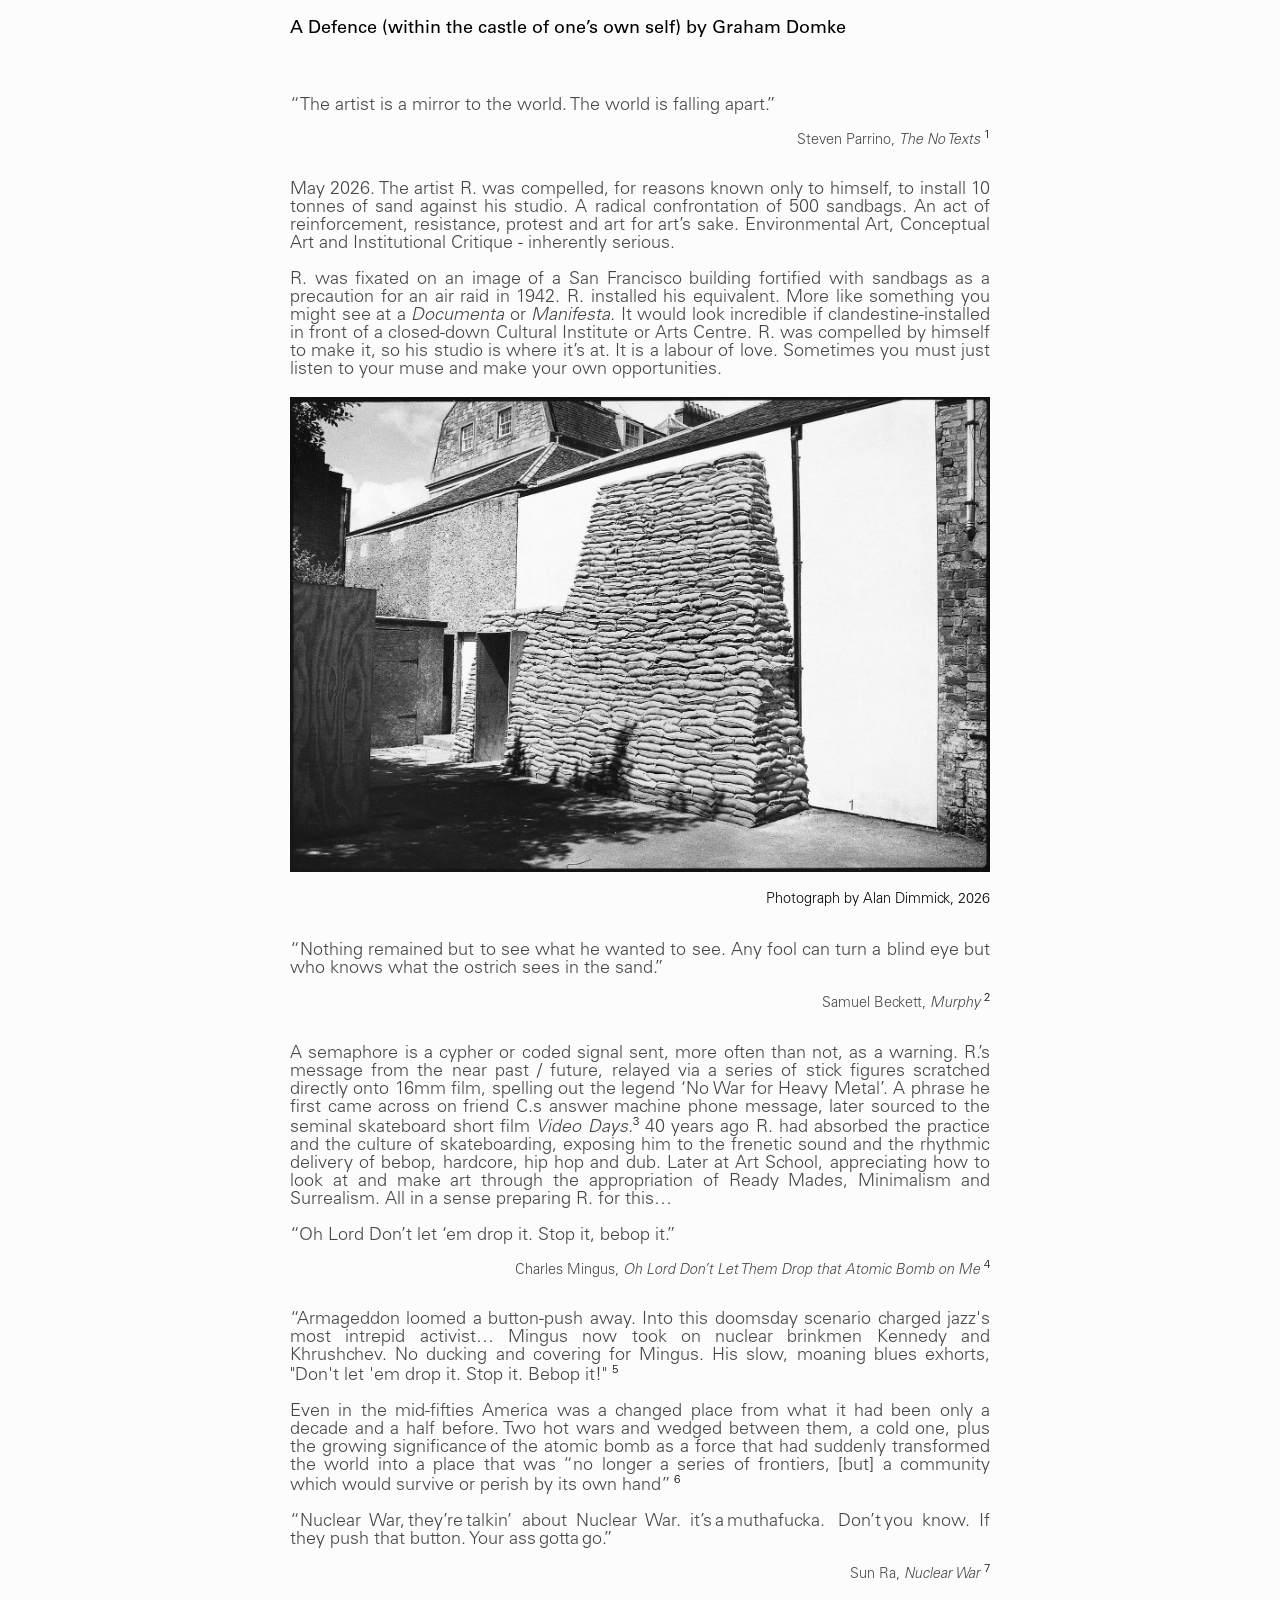
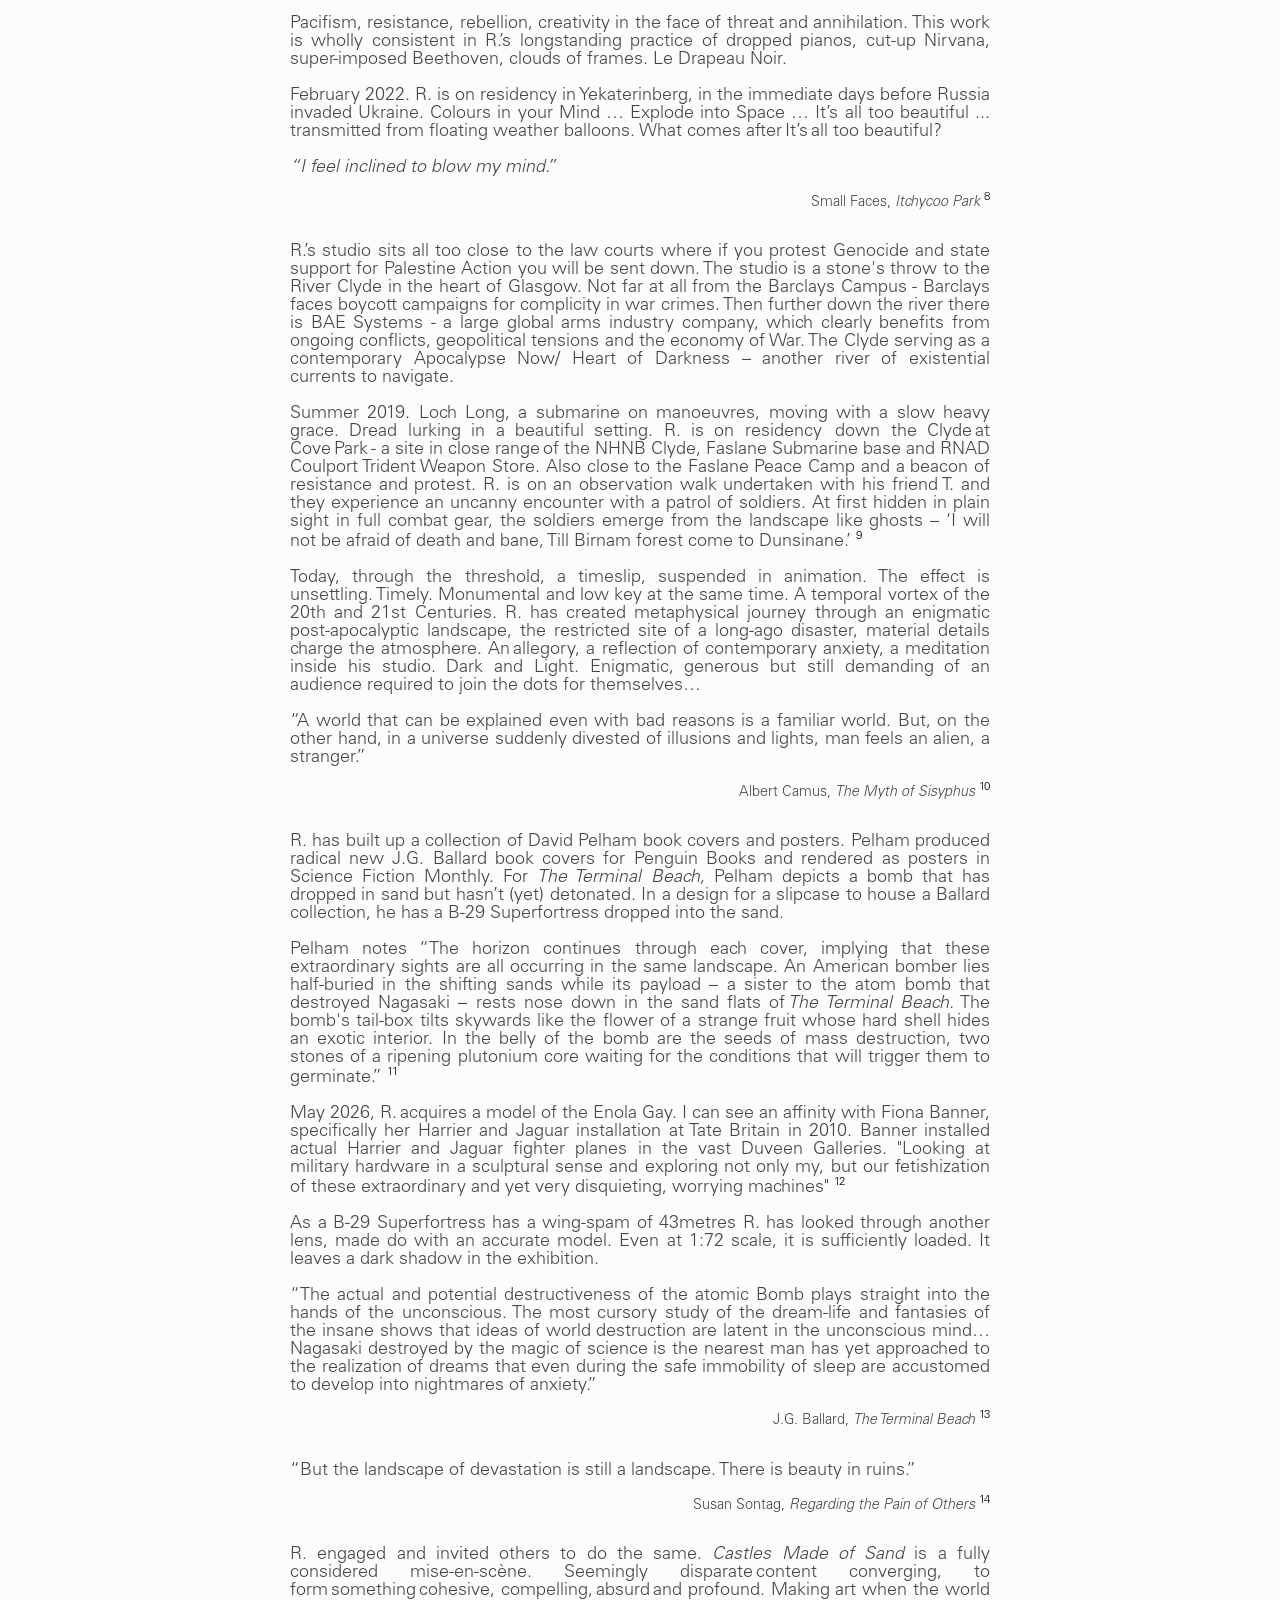
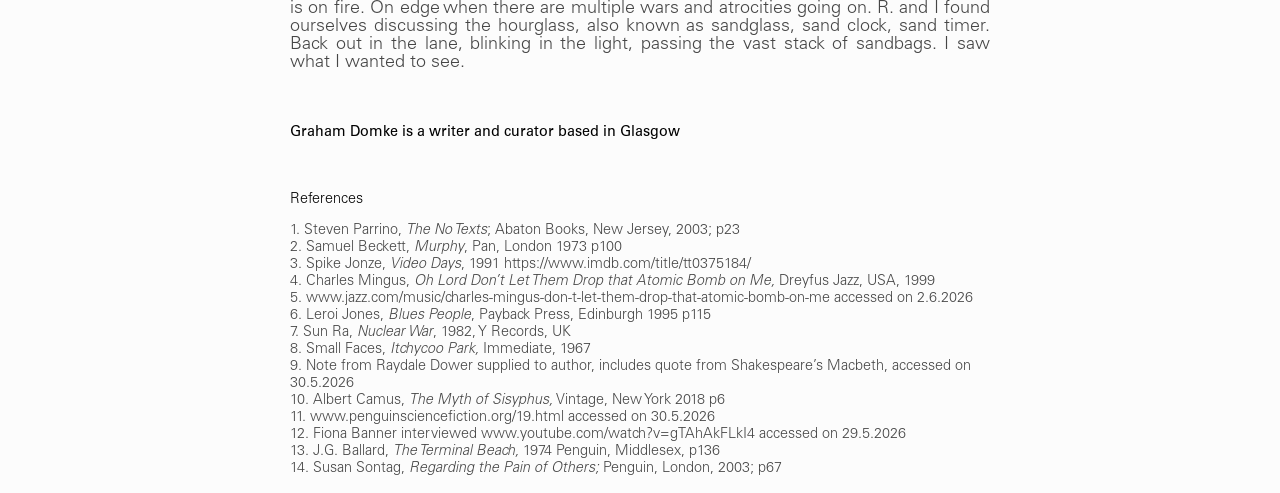
<file: castlesMadeOfSand.html>
<!DOCTYPE html>
<html lang="en">
  <head>
      <meta charset="UTF-8">
      <meta name="viewport" content="width=device-width, initial-scale=1.0">
      <title>Castles Made of Sand</title>
      <link rel="stylesheet" href="styles.css">
  </head>

  <body>

    <div class=textContainer>
        <p class="titleSmall">
          A Defence (within the castle of one’s own self) by Graham Domke
        </p>

        <br>

        <p class="b">
          “The artist is a mirror to the world. The world is falling apart.” <br>
           <cite>Steven Parrino, <i>The No Texts</i>
           <sup class="fnNumCite"><a href="#ref1">1</a></sup></cite>
        </p>

        <p class="b">
          May 2026. The artist R. was compelled, for reasons known only to
          himself, to install 10 tonnes of sand against his studio. A radical
          confrontation of 500 sandbags. An act of reinforcement, resistance,
          protest and art for art’s sake. Environmental Art, Conceptual Art and
          Institutional Critique - inherently serious.
        </p>

        <p class="b">
          R. was fixated on an image of a San Francisco building fortified with
          sandbags as a precaution for an air raid in 1942. R. installed his
          equivalent. More like something you might see at a <i>Documenta</i> or
          <i>Manifesta.</i> It would look incredible if clandestine-installed in
          front of a closed-down Cultural Institute or Arts Centre. R. was
          compelled by himself to make it, so his studio is where it’s at. It is
          a labour of love. Sometimes you must just listen to your muse and make
          your own opportunities.
        </p>

        <img class="a" src="assets/images/01_CastlesMadeOfSand/CastlesMadeOfSand_AlanDimmickBorder.jpeg">
        <cite>Photograph by Alan Dimmick, 2026</cite>

        <p class="b">
          “Nothing remained but to see what he wanted to see. Any fool can turn
          a blind eye but who knows what the ostrich sees in the sand.” <br>
          <cite>Samuel Beckett, <i>Murphy</i> <sup class="fnNumCite"><a href="#ref2">2</a></sup></cite>
        </p>

        <p class="b">
          A semaphore is a cypher or coded signal sent, more often than not, as
          a warning. R.’s message from the near past / future, relayed via a
          series of stick figures scratched directly onto 16mm film, spelling
          out the legend ‘No War for Heavy Metal’. A phrase he first came across
          on friend C.s answer machine phone message, later sourced to the
          seminal skateboard short film <i>Video Days.</i><sup class="fnNum"><a href="#ref3">3</a></sup>
          40 years ago R. had absorbed the practice and the culture of
          skateboarding, exposing him to the frenetic sound and the rhythmic
          delivery of bebop, hardcore, hip hop and dub. Later at Art School,
          appreciating how to look at and make art through the appropriation of
          Ready Mades, Minimalism and Surrealism. All in a sense preparing R.
          for this…
        </p>

        <p class="b">
          “Oh Lord Don’t let ‘em drop it. Stop it, bebop it.” <br>
          <cite>Charles Mingus, <i>Oh Lord Don’t Let Them Drop that Atomic Bomb
          on Me</i> <sup class="fnNumCite"><a href="#ref4">4</a></sup></cite>
        </p>

        <p class="b">
          “Armageddon loomed a button-push away. Into this doomsday scenario
          charged jazz's most intrepid activist… Mingus now took on nuclear
          brinkmen Kennedy and Khrushchev. No ducking and covering for Mingus.
          His slow, moaning blues exhorts, "Don't let 'em drop it. Stop it.
          Bebop it!" <sup class="fnNum"><a href="#ref5">5</a></sup>
        </p>

        <p class="b">
          Even in the mid-fifties America was a changed place from what it had
          been only a decade and a half before. Two hot wars and wedged between
          them, a cold one, plus the growing significance of the atomic bomb as
          a force that had suddenly transformed the world into a place that was
          “no longer a series of frontiers, [but] a community which would
          survive or perish by its own hand” <sup class="fnNum"><a href="#ref6">6</a></sup>
        </p>

        <p class="b">
          “Nuclear War, they’re talkin’ about Nuclear War. it’s a muthafucka. 
          Don’t you know. If they push that button. Your ass gotta go.” <br>
          <cite>Sun Ra, <i>Nuclear War</i> <sup class="fnNumCite"><a href="#ref7">7</a></sup></cite>
        </p>

        <p class="b">
          Pacifism, resistance, rebellion, creativity in the face of threat and
          annihilation. This work is wholly consistent in R.’s longstanding
          practice of dropped pianos, cut-up Nirvana, super-imposed Beethoven,
          clouds of frames. Le Drapeau Noir.
        </p>

        <!-- page break -->

        <p class="b">
          February 2022. R. is on residency in Yekaterinberg, in the immediate
          days before Russia invaded Ukraine. Colours in your Mind … Explode
          into Space … It’s all too beautiful ... transmitted from floating
          weather balloons. What comes after It’s all too beautiful?
        </p>

        <p class="b">
          <i>“I feel inclined to blow my mind.”</i> <br>
          <cite>Small Faces, <i>Itchycoo Park</i> <sup class="fnNumCite"><a href="#ref8">8</a></sup></cite>
        </p>

        <p class="b">
          R.’s studio sits all too close to the law courts where if you protest
          Genocide and state support for Palestine Action you will be sent down.
          The studio is a stone's throw to the River Clyde in the heart of
          Glasgow. Not far at all from the Barclays Campus - Barclays faces
          boycott campaigns for complicity in war crimes. Then further down the
          river there is BAE Systems - a large global arms industry company,
          which clearly benefits from ongoing conflicts, geopolitical tensions
          and the economy of War. The Clyde serving as a contemporary Apocalypse
          Now/ Heart of Darkness – another river of existential currents to
          navigate.
        </p>

        <p class="b">
          Summer 2019. Loch Long, a submarine on manoeuvres, moving with a slow
          heavy grace. Dread lurking in a beautiful setting. R. is on residency 
          down the Clyde at Cove Park - a site in close range of the NHNB Clyde,
          Faslane Submarine base and RNAD Coulport Trident Weapon Store. Also
          close to the Faslane Peace Camp and a beacon of resistance and
          protest. R. is on an observation walk undertaken with his friend T.
          and they experience an uncanny encounter with a patrol of soldiers.
          At first hidden in plain sight in full combat gear, the soldiers
          emerge from the landscape like ghosts – ‘I will not be afraid of death
          and bane, Till Birnam forest come to Dunsinane.’ <sup class="fnNum"><a href="#ref9">9</a></sup>
        </p>

        <p class="b">
          Today, through the threshold, a timeslip, suspended in animation. The
          effect is unsettling. Timely. Monumental and low key at the same time.
          A temporal vortex of the 20th and 21st Centuries. R. has created
          metaphys­ical journey through an enigmatic post-apocalyptic landscape,
          the restricted site of a long-ago disaster, material details charge
          the atmosphere. An allegory, a reflection of contemporary anxiety, a
          meditation inside his studio. Dark and Light. Enigmatic, generous but
          still demanding of an audience required to join the dots for
          themselves…
        </p>

        <p class="b">
          “A world that can be explained even with bad reasons is a familiar
          world. But, on the other hand, in a universe suddenly divested of
          illusions and lights, man feels an alien, a stranger.” <br>
          <cite>Albert Camus, <i>The Myth of Sisyphus</i> <sup class="fnNumCite"><a href="#ref10">10</a></sup></cite>
        </p>

        <p class="b">
          R. has built up a collection of David Pelham book covers and posters.
          Pelham produced radical new J.G. Ballard book covers for Penguin Books
          and rendered as posters in Science Fiction Monthly. For <i>The
          Terminal Beach,</i> Pelham depicts a bomb that has dropped in sand but
          hasn’t (yet) detonated. In a design for a slipcase to house a Ballard
          collection, he has a B-29 Superfortress dropped into the sand.
        </p>

        <p class="b">
          Pelham notes “The horizon continues through each cover, implying that
          these extraordinary sights are all occurring in the same landscape. An
          American bomber lies half-buried in the shifting sands while its
          payload – a sister to the atom bomb that destroyed Nagasaki – rests
          nose down in the sand flats of <i>The Terminal Beach.</i> The bomb's
          tail-box tilts skywards like the flower of a strange fruit whose hard
          shell hides an exotic interior. In the belly of the bomb are the seeds
          of mass destruction, two stones of a ripening plutonium core waiting
          for the conditions that will trigger them to germinate.” <sup class="fnNum"><a href="#ref11">11</a></sup>
        </p>

        <p class="b">
          May 2026, R. acquires a model of the Enola Gay. I can see an affinity
          with Fiona Banner, specifically her Harrier and Jaguar installation at
          Tate Britain in 2010. Banner installed actual Harrier and Jaguar
          fighter planes in the vast Duveen Galleries. "Looking at military
          hardware in a sculptural sense and exploring not only my, but our
          fetishization of these extraordinary and yet very disquieting,
          worrying machines" <sup class="fnNum"><a href="#ref12">12</a></sup>
        </p>

        <p class="b">
          As a B-29 Superfortress has a wing-spam of 43metres R. has looked
          through another lens, made do with an accurate model. Even at 1:72
          scale, it is sufficiently loaded. It leaves a dark shadow in the
          exhibition.
        </p>

        <p class="b">
          “The actual and potential destructiveness of the atomic Bomb plays
          straight into the hands of the unconscious. The most cursory study of
          the dream-life and fantasies of the insane shows that ideas of world
          destruction are latent in the unconscious mind…Nagasaki destroyed by
          the magic of science is the nearest man has yet approached to the
          realization of dreams that even during the safe immobility of sleep
          are accustomed to develop into nightmares of anxiety.” <br>
          <cite>J.G. Ballard, <i>The Terminal Beach</i> <sup class="fnNumCite"><a href="#ref13">13</a></sup></cite>
        </p>

        <p class="b">
          “But the landscape of devastation is still a landscape. There is
          beauty in ruins.” <br>
          <cite>Susan Sontag, <i>Regarding the Pain of Others</i> <sup class="fnNumCite"><a href="#ref14">14</a></sup></cite>
        </p>

        <p class="b">
          R. engaged and invited others to do the same. <i>Castles Made of Sand
          </i> is a fully considered mise-en-scène. Seemingly disparate content
          converging, to form something cohesive, compelling, absurd and
          profound. Making art when the world is on fire. On edge when there are
          multiple wars and atrocities going on. R. and I found ourselves
          discussing the hourglass, also known as sandglass, sand clock, sand
          timer. Back out in the lane, blinking in the light, passing the vast
          stack of sandbags. I saw what I wanted to see.
        </p>

        <br>

        <p class="smallRegular">
          Graham Domke is a writer and curator based in Glasgow
        </p>

        <br>

        <p class="smallLight">
          References
        </p>

        <ol class="a">
          <li id="ref1">Steven Parrino, <i>The No Texts</i>; Abaton Books, New Jersey,
            2003; p23
          </li>
          <li id="ref2">Samuel Beckett, <i>Murphy</i>, Pan, London 1973 p100
          </li>
          <li id="ref3">Spike Jonze, <i>Video Days</i>, 1991 https://www.imdb.com/title/tt0375184/
          </li>
          <li id="ref4">Charles Mingus, <i>Oh Lord Don’t Let Them Drop that Atomic Bomb on
          Me, </i> Dreyfus Jazz, USA, 1999
          </li>
          <li id="ref5">www.jazz.com/music/charles-mingus-don-t-let-them-drop-that-atomic-bomb-on-me
              accessed on 2.6.2026
          </li>
          <li id="ref6">Leroi Jones, <i>Blues People</i>, Payback Press, Edinburgh 1995
              p115
          </li>
          <li id="ref7">Sun Ra, <i>Nuclear War</i>, 1982, Y Records, UK
          </li>
          <li id="ref8">Small Faces, <i>Itchycoo Park,</i> Immediate, 1967
          </li>
          <li id="ref9">Note from Raydale Dower supplied to author, includes quote from
          Shakespeare’s Macbeth, accessed on 30.5.2026
          </li>
          <li id="ref10">Albert Camus, <i>The Myth of Sisyphus,</i> Vintage, New York 2018
              p6
          </li>
          <li id="ref11">www.penguinsciencefiction.org/19.html accessed on 30.5.2026
          </li>
          <li id="ref12">Fiona Banner interviewed www.youtube.com/watch?v=gTAhAkFLkI4
          accessed on 29.5.2026
          </li>
          <li id="ref13">J.G. Ballard, <i>The Terminal Beach,</i> 1974 Penguin, Middlesex,
              p136
          </li>
          <li id="ref14">Susan Sontag, <i>Regarding the Pain of Others;</i> Penguin,
              London, 2003; p67
          </li>
        </ol>

    </div>

  </body>
</html>
</file>
<file: styles.css>
/* style sheet  */

/* loading fonts */
@font-face {
    font-family: 'Univers';
    src: url('assets/fonts/UniversLTStd-Light.otf') format('opentype');
    font-weight: Light;
    font-style: normal;
}

@font-face {
    font-family: 'Univers';
    src: url('assets/fonts/UniversLTStd-LightObl.otf') format('opentype');
    font-weight: Light;
    font-style: italic;
}

@font-face {
    font-family: 'UniversRegular';
    src: url('assets/fonts/UniversLTStd.otf') format('opentype');
    font-weight: normal;
    font-style: normal;
}

/* colour of page */
body {
    background-color: rgb(252, 252, 252);
    margin: 0;
    min-height: 100vh;
    display: flex;
    justify-content: center;
    align-items: center;
}

/* centralised titles for splash page */
.splashTitle {
    text-decoration: none;
    font-size: 70px;
    font-kerning: normal;
    letter-spacing: 0.07em;
    text-align: center;
    line-height: 2.5;
    color: rgb(3, 3, 3);
    font-family: 'UniversRegular';
 }

 a.splashTitle {
  text-decoration: none;
  font-size: 70px;
  font-kerning: normal;
  letter-spacing: 0.07em;
  text-align: center;
  line-height: 2.5;
  color: rgb(3, 3, 3); /* Grey like menu links */
  font-family: 'UniversRegular';
  transition: color 0.2s ease; /* Smooth transition */
}

a.splashTitle:hover {
  color: rgb(100, 100, 100); /* Black on hover */
}

.textContainer {
  width: 100%;
  max-width: 700px;
  margin: 0 auto;
  font-size: 18px;
}

p.titleSmall {
  font-family: 'UniversRegular';
  font-size: 18px;
}

p.smallLight {
  font-family: 'Univers';
  font-size: 0.8em;
}

p.smallRegular {
  font-family: 'UniversRegular';
  font-size: 0.8em;
}

p.b {
  font-family: 'Univers';
  line-height: 1;
  text-align: justify;
  font-size: 18px;
  color: rgb(70, 70, 70);
}

cite {
  font-family: 'Univers';
  display: block;
  text-align: right;
  font-style: normal;
  font-size: 0.8em;
  padding-top: 15px;
  padding-bottom: 15px;
}

sup.fnNumCite {
  font-size: 0.8em;
}

sup.fnNum {
  font-size: 0.64em;
}

sup.fnNum a,
sup.fnNumCite a,
sup.fnNum a:visited,
sup.fnNumCite a:visited {
  color: rgb(3, 3, 3);
  text-decoration: none;
  transition: color 0.2s ease;
}

sup.fnNum a:hover,
sup.fnNumCite a:hover {
  color: rgb(100, 100, 100);
  text-decoration: none;
}

ol.a {
  list-style-type: decimal;
  list-style-position: inside;
  font-family: 'Univers';
  font-size: 0.8em;
  color: rgb(70, 70, 70);
  padding-left: 0;
  margin-left: 0;

}

img.a {
  width: 100%;
  padding-left: 0;
  padding-right: 0;
  margin: 0;
}

@media (max-width: 800px) {

    .splashTitle {
      font-family: 'UniversRegular';
      font-size: 47px;
      font-kerning: normal;
      letter-spacing: 0.07em;
    }

    .textContainer {
      padding-left: 4px;
      padding-right: 4px;
      font-size: 14px;
    }

    a.splashTitle {
    font-family: 'UniversRegular';
    font-size: 47px;
    font-kerning: normal;
    letter-spacing: 0.07em;
    }

    p.b {
      line-height: 1;
      font-family: 'Univers';
      font-size: 14px;
      color: rgb(70, 70, 70);

    }
 }
</file>
